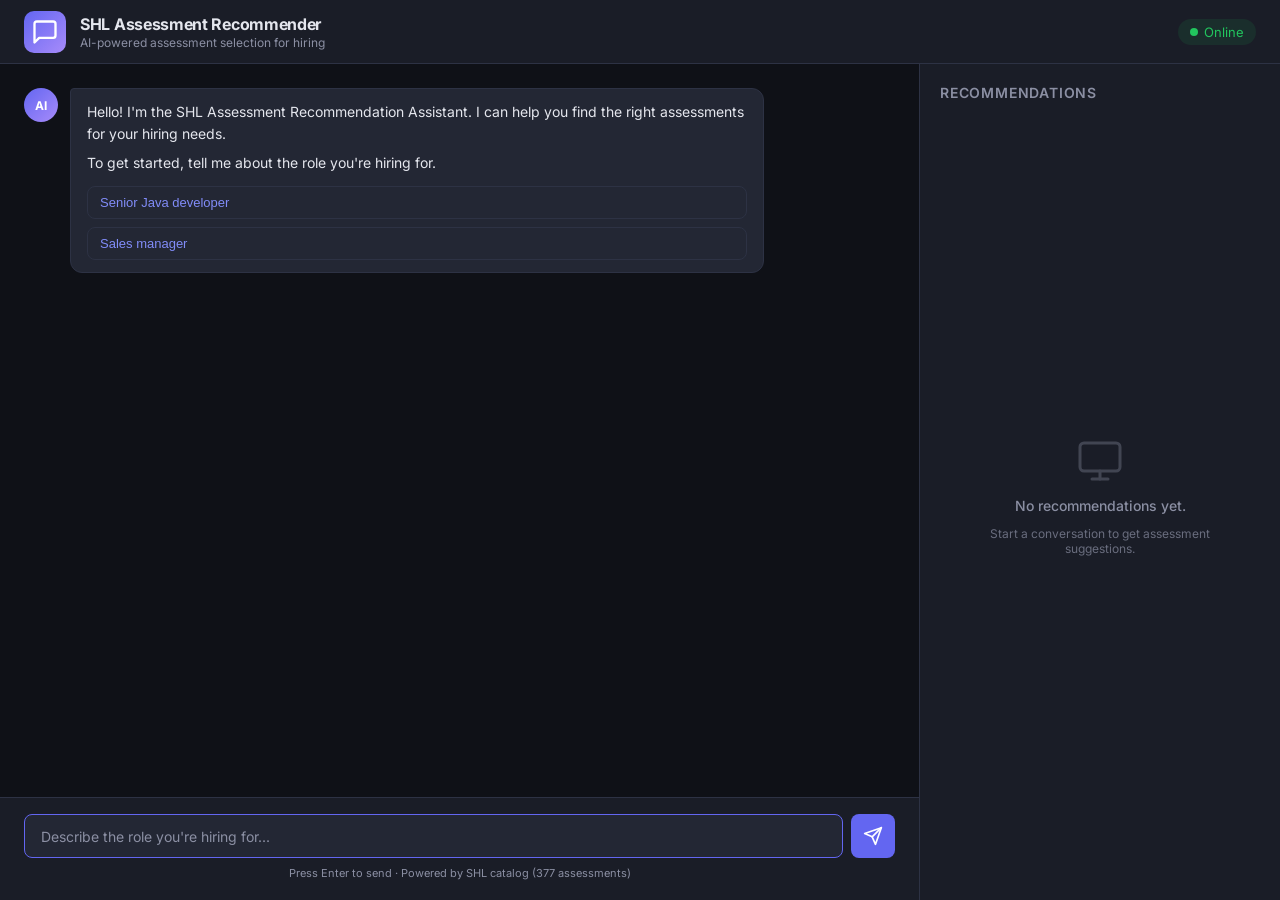
<file: templates/index.html>
<!DOCTYPE html>
<html lang="en">
<head>
  <meta charset="UTF-8">
  <meta name="viewport" content="width=device-width, initial-scale=1.0">
  <title>SHL Assessment Recommender</title>
  <meta name="description" content="Conversational AI agent for SHL assessment recommendations">
  <link rel="stylesheet" href="/static/style.css">
  <link rel="preconnect" href="https://fonts.googleapis.com">
  <link href="https://fonts.googleapis.com/css2?family=Inter:wght@400;500;600;700&display=swap" rel="stylesheet">
</head>
<body>

  <!-- Header -->
  <header id="app-header">
    <div class="header-inner">
      <div class="logo-group">
        <div class="logo-icon">
          <svg width="28" height="28" viewBox="0 0 24 24" fill="none" stroke="currentColor" stroke-width="2" stroke-linecap="round" stroke-linejoin="round">
            <path d="M21 15a2 2 0 0 1-2 2H7l-4 4V5a2 2 0 0 1 2-2h14a2 2 0 0 1 2 2z"/>
          </svg>
        </div>
        <div>
          <h1>SHL Assessment Recommender</h1>
          <p class="subtitle">AI-powered assessment selection for hiring</p>
        </div>
      </div>
      <div class="header-badge">
        <span class="dot"></span> Online
      </div>
    </div>
  </header>

  <!-- Main Content -->
  <main id="app-main">

    <!-- Chat Panel -->
    <section id="chat-panel">
      <div id="chat-messages">
        <div class="message assistant">
          <div class="message-avatar">AI</div>
          <div class="message-body">
            <p>Hello! I'm the SHL Assessment Recommendation Assistant. I can help you find the right assessments for your hiring needs.</p>
            <p>To get started, tell me about the role you're hiring for.</p>
            <div class="sample-questions">
              <button class="sample-btn" onclick="sendSample('I need assessments for a senior Java developer')">Senior Java developer</button>
              <button class="sample-btn" onclick="sendSample('Suggest assessments for a sales manager')">Sales manager</button>
            </div>
          </div>
        </div>
      </div>

      <div id="chat-input-area">
        <div class="input-wrapper">
          <input type="text" id="user-input" placeholder="Describe the role you're hiring for..." autocomplete="off" />
          <button id="send-btn" title="Send message">
            <svg width="20" height="20" viewBox="0 0 24 24" fill="none" stroke="currentColor" stroke-width="2" stroke-linecap="round" stroke-linejoin="round">
              <line x1="22" y1="2" x2="11" y2="13"/>
              <polygon points="22 2 15 22 11 13 2 9 22 2"/>
            </svg>
          </button>
        </div>
        <p class="input-hint">Press Enter to send &middot; Powered by SHL catalog (377 assessments)</p>
      </div>
    </section>

    <!-- Recommendations Panel -->
    <aside id="rec-panel">
      <h2>Recommendations</h2>
      <div id="rec-list">
        <div class="rec-empty">
          <svg width="48" height="48" viewBox="0 0 24 24" fill="none" stroke="currentColor" stroke-width="1.5" stroke-linecap="round" stroke-linejoin="round" opacity="0.35">
            <rect x="2" y="3" width="20" height="14" rx="2" ry="2"/>
            <line x1="8" y1="21" x2="16" y2="21"/>
            <line x1="12" y1="17" x2="12" y2="21"/>
          </svg>
          <p>No recommendations yet.</p>
          <p class="rec-empty-sub">Start a conversation to get assessment suggestions.</p>
        </div>
      </div>
    </aside>

  </main>

  <script src="/static/script.js"></script>
</body>
</html>
</file>
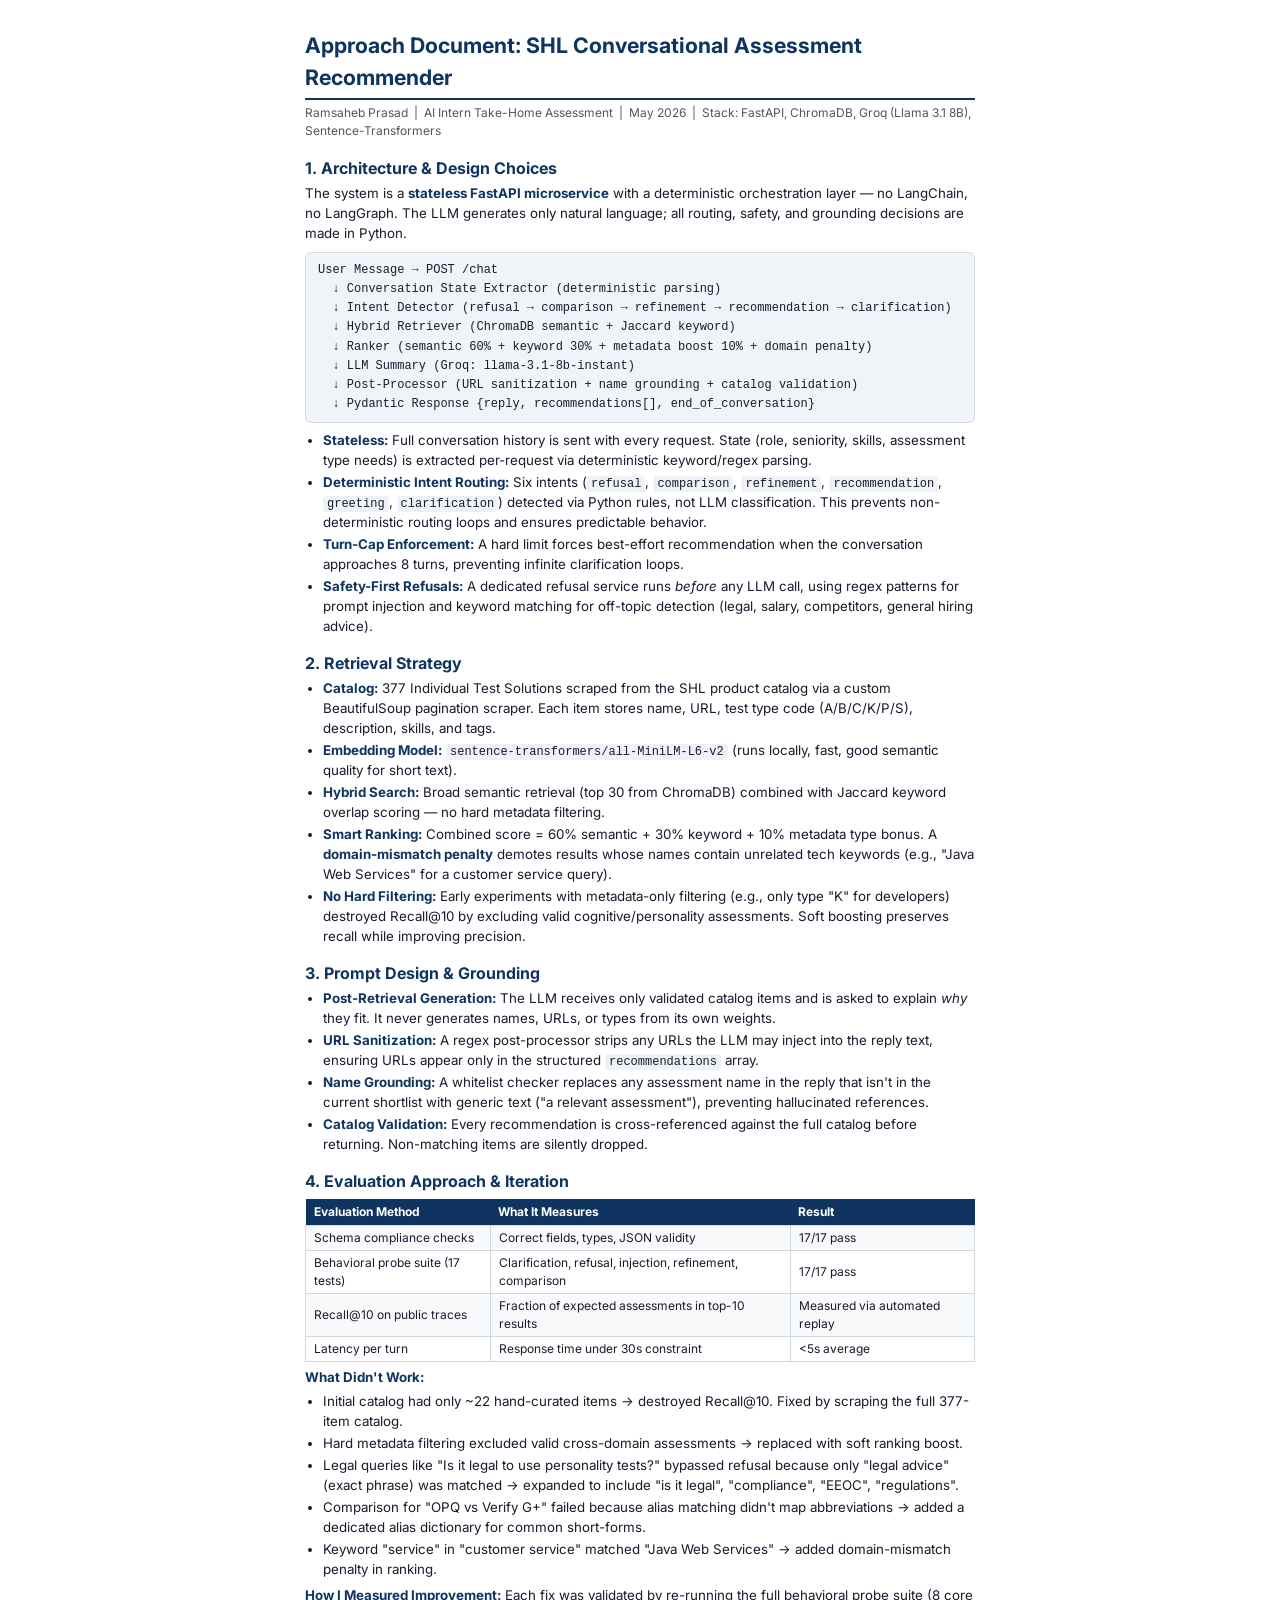
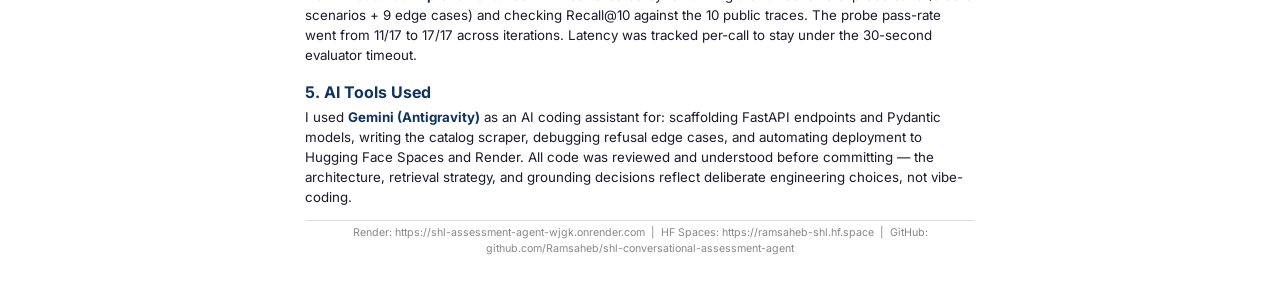
<file: approach_document.html>
<!DOCTYPE html>
<html lang="en">
<head>
<meta charset="UTF-8">
<title>Approach Document – SHL Assessment Recommender</title>
<style>
  @import url('https://fonts.googleapis.com/css2?family=Inter:wght@400;600;700&display=swap');
  * { margin: 0; padding: 0; box-sizing: border-box; }
  body {
    font-family: 'Inter', 'Segoe UI', sans-serif;
    font-size: 11pt;
    line-height: 1.5;
    color: #1a1a2e;
    max-width: 750px;
    margin: 0 auto;
    padding: 30px 40px;
  }
  h1 { font-size: 16pt; color: #0f3460; margin-bottom: 4px; border-bottom: 2px solid #0f3460; padding-bottom: 4px; }
  .subtitle { font-size: 9pt; color: #555; margin-bottom: 16px; }
  h2 { font-size: 12pt; color: #0f3460; margin-top: 14px; margin-bottom: 4px; }
  p, li { font-size: 10pt; margin-bottom: 4px; }
  ul { margin-left: 18px; margin-bottom: 6px; }
  li { margin-bottom: 2px; }
  strong { color: #0f3460; }
  code { background: #eef2f7; padding: 1px 4px; border-radius: 3px; font-size: 9pt; }
  .arch-box {
    background: #f0f4f8; border: 1px solid #d0d8e0; border-radius: 6px;
    padding: 8px 12px; margin: 8px 0; font-family: 'Courier New', monospace;
    font-size: 9pt; line-height: 1.6; white-space: pre;
  }
  table { width: 100%; border-collapse: collapse; margin: 6px 0; font-size: 9pt; }
  th { background: #0f3460; color: white; padding: 4px 8px; text-align: left; }
  td { border: 1px solid #d0d8e0; padding: 3px 8px; }
  tr:nth-child(even) { background: #f8f9fb; }
  .footer { margin-top: 12px; font-size: 8pt; color: #888; text-align: center; border-top: 1px solid #ddd; padding-top: 4px; }
  @media print {
    body { padding: 20px 30px; }
    @page { margin: 1.5cm; }
  }
</style>
</head>
<body>

<h1>Approach Document: SHL Conversational Assessment Recommender</h1>
<div class="subtitle">Ramsaheb Prasad &nbsp;|&nbsp; AI Intern Take-Home Assessment &nbsp;|&nbsp; May 2026 &nbsp;|&nbsp; Stack: FastAPI, ChromaDB, Groq (Llama 3.1 8B), Sentence-Transformers</div>

<h2>1. Architecture &amp; Design Choices</h2>
<p>The system is a <strong>stateless FastAPI microservice</strong> with a deterministic orchestration layer — no LangChain, no LangGraph. The LLM generates only natural language; all routing, safety, and grounding decisions are made in Python.</p>

<div class="arch-box">User Message → POST /chat
  ↓ Conversation State Extractor (deterministic parsing)
  ↓ Intent Detector (refusal → comparison → refinement → recommendation → clarification)
  ↓ Hybrid Retriever (ChromaDB semantic + Jaccard keyword)
  ↓ Ranker (semantic 60% + keyword 30% + metadata boost 10% + domain penalty)
  ↓ LLM Summary (Groq: llama-3.1-8b-instant)
  ↓ Post-Processor (URL sanitization + name grounding + catalog validation)
  ↓ Pydantic Response {reply, recommendations[], end_of_conversation}</div>

<ul>
  <li><strong>Stateless:</strong> Full conversation history is sent with every request. State (role, seniority, skills, assessment type needs) is extracted per-request via deterministic keyword/regex parsing.</li>
  <li><strong>Deterministic Intent Routing:</strong> Six intents (<code>refusal</code>, <code>comparison</code>, <code>refinement</code>, <code>recommendation</code>, <code>greeting</code>, <code>clarification</code>) detected via Python rules, not LLM classification. This prevents non-deterministic routing loops and ensures predictable behavior.</li>
  <li><strong>Turn-Cap Enforcement:</strong> A hard limit forces best-effort recommendation when the conversation approaches 8 turns, preventing infinite clarification loops.</li>
  <li><strong>Safety-First Refusals:</strong> A dedicated refusal service runs <em>before</em> any LLM call, using regex patterns for prompt injection and keyword matching for off-topic detection (legal, salary, competitors, general hiring advice).</li>
</ul>

<h2>2. Retrieval Strategy</h2>
<ul>
  <li><strong>Catalog:</strong> 377 Individual Test Solutions scraped from the SHL product catalog via a custom BeautifulSoup pagination scraper. Each item stores name, URL, test type code (A/B/C/K/P/S), description, skills, and tags.</li>
  <li><strong>Embedding Model:</strong> <code>sentence-transformers/all-MiniLM-L6-v2</code> (runs locally, fast, good semantic quality for short text).</li>
  <li><strong>Hybrid Search:</strong> Broad semantic retrieval (top 30 from ChromaDB) combined with Jaccard keyword overlap scoring — no hard metadata filtering.</li>
  <li><strong>Smart Ranking:</strong> Combined score = 60% semantic + 30% keyword + 10% metadata type bonus. A <strong>domain-mismatch penalty</strong> demotes results whose names contain unrelated tech keywords (e.g., "Java Web Services" for a customer service query).</li>
  <li><strong>No Hard Filtering:</strong> Early experiments with metadata-only filtering (e.g., only type "K" for developers) destroyed Recall@10 by excluding valid cognitive/personality assessments. Soft boosting preserves recall while improving precision.</li>
</ul>

<h2>3. Prompt Design &amp; Grounding</h2>
<ul>
  <li><strong>Post-Retrieval Generation:</strong> The LLM receives only validated catalog items and is asked to explain <em>why</em> they fit. It never generates names, URLs, or types from its own weights.</li>
  <li><strong>URL Sanitization:</strong> A regex post-processor strips any URLs the LLM may inject into the reply text, ensuring URLs appear only in the structured <code>recommendations</code> array.</li>
  <li><strong>Name Grounding:</strong> A whitelist checker replaces any assessment name in the reply that isn't in the current shortlist with generic text ("a relevant assessment"), preventing hallucinated references.</li>
  <li><strong>Catalog Validation:</strong> Every recommendation is cross-referenced against the full catalog before returning. Non-matching items are silently dropped.</li>
</ul>

<h2>4. Evaluation Approach &amp; Iteration</h2>

<table>
  <tr><th>Evaluation Method</th><th>What It Measures</th><th>Result</th></tr>
  <tr><td>Schema compliance checks</td><td>Correct fields, types, JSON validity</td><td>17/17 pass</td></tr>
  <tr><td>Behavioral probe suite (17 tests)</td><td>Clarification, refusal, injection, refinement, comparison</td><td>17/17 pass</td></tr>
  <tr><td>Recall@10 on public traces</td><td>Fraction of expected assessments in top-10 results</td><td>Measured via automated replay</td></tr>
  <tr><td>Latency per turn</td><td>Response time under 30s constraint</td><td>&lt;5s average</td></tr>
</table>

<p><strong>What Didn't Work:</strong></p>
<ul>
  <li>Initial catalog had only ~22 hand-curated items → destroyed Recall@10. Fixed by scraping the full 377-item catalog.</li>
  <li>Hard metadata filtering excluded valid cross-domain assessments → replaced with soft ranking boost.</li>
  <li>Legal queries like "Is it legal to use personality tests?" bypassed refusal because only "legal advice" (exact phrase) was matched → expanded to include "is it legal", "compliance", "EEOC", "regulations".</li>
  <li>Comparison for "OPQ vs Verify G+" failed because alias matching didn't map abbreviations → added a dedicated alias dictionary for common short-forms.</li>
  <li>Keyword "service" in "customer service" matched "Java Web Services" &rarr; added domain-mismatch penalty in ranking.</li>
</ul>

<p><strong>How I Measured Improvement:</strong> Each fix was validated by re-running the full behavioral probe suite (8 core scenarios + 9 edge cases) and checking Recall@10 against the 10 public traces. The probe pass-rate went from 11/17 to 17/17 across iterations. Latency was tracked per-call to stay under the 30-second evaluator timeout.</p>

<h2>5. AI Tools Used</h2>
<p>I used <strong>Gemini (Antigravity)</strong> as an AI coding assistant for: scaffolding FastAPI endpoints and Pydantic models, writing the catalog scraper, debugging refusal edge cases, and automating deployment to Hugging Face Spaces and Render. All code was reviewed and understood before committing — the architecture, retrieval strategy, and grounding decisions reflect deliberate engineering choices, not vibe-coding.</p>

<div class="footer">
  Render: https://shl-assessment-agent-wjgk.onrender.com &nbsp;|&nbsp; HF Spaces: https://ramsaheb-shl.hf.space &nbsp;|&nbsp; GitHub: github.com/Ramsaheb/shl-conversational-assessment-agent
</div>

</body>
</html>
</file>
<file: static/style.css>
/* ============================================
   SHL Assessment Recommender — Styles
   ============================================ */

:root {
  --bg:        #0f1117;
  --surface:   #1a1d27;
  --surface2:  #232734;
  --border:    #2d3244;
  --text:      #e4e6ed;
  --text-dim:  #8b8fa3;
  --accent:    #6366f1;
  --accent-hover: #818cf8;
  --user-bg:   #6366f1;
  --asst-bg:   #232734;
  --green:     #22c55e;
  --radius:    12px;
  --radius-sm: 8px;
}

* {
  margin: 0;
  padding: 0;
  box-sizing: border-box;
}

body {
  font-family: 'Inter', -apple-system, BlinkMacSystemFont, sans-serif;
  background: var(--bg);
  color: var(--text);
  height: 100vh;
  display: flex;
  flex-direction: column;
  overflow: hidden;
}

/* ---- HEADER ---- */
#app-header {
  background: var(--surface);
  border-bottom: 1px solid var(--border);
  padding: 0 24px;
  height: 64px;
  flex-shrink: 0;
}

.header-inner {
  max-width: 1400px;
  margin: 0 auto;
  height: 100%;
  display: flex;
  align-items: center;
  justify-content: space-between;
}

.logo-group {
  display: flex;
  align-items: center;
  gap: 14px;
}

.logo-icon {
  width: 42px;
  height: 42px;
  background: linear-gradient(135deg, var(--accent), #a78bfa);
  border-radius: 10px;
  display: flex;
  align-items: center;
  justify-content: center;
  color: #fff;
}

.header-inner h1 {
  font-size: 16px;
  font-weight: 700;
  letter-spacing: -0.3px;
}

.subtitle {
  font-size: 12px;
  color: var(--text-dim);
  margin-top: 1px;
}

.header-badge {
  font-size: 13px;
  color: var(--green);
  display: flex;
  align-items: center;
  gap: 6px;
  background: rgba(34,197,94,0.1);
  padding: 5px 12px;
  border-radius: 20px;
}

.dot {
  width: 8px;
  height: 8px;
  background: var(--green);
  border-radius: 50%;
}

/* ---- MAIN ---- */
#app-main {
  flex: 1;
  display: flex;
  overflow: hidden;
  max-width: 1400px;
  width: 100%;
  margin: 0 auto;
}

/* ---- CHAT PANEL ---- */
#chat-panel {
  flex: 1;
  display: flex;
  flex-direction: column;
  min-width: 0;
  border-right: 1px solid var(--border);
}

#chat-messages {
  flex: 1;
  overflow-y: auto;
  padding: 24px;
  display: flex;
  flex-direction: column;
  gap: 16px;
}

/* Scrollbar */
#chat-messages::-webkit-scrollbar {
  width: 6px;
}
#chat-messages::-webkit-scrollbar-track {
  background: transparent;
}
#chat-messages::-webkit-scrollbar-thumb {
  background: var(--border);
  border-radius: 3px;
}

/* ---- MESSAGES ---- */
.message {
  display: flex;
  gap: 12px;
  max-width: 85%;
}

.message.user {
  align-self: flex-end;
  flex-direction: row-reverse;
}

.message-avatar {
  width: 34px;
  height: 34px;
  border-radius: 50%;
  display: flex;
  align-items: center;
  justify-content: center;
  font-size: 12px;
  font-weight: 700;
  flex-shrink: 0;
}

.message.assistant .message-avatar {
  background: linear-gradient(135deg, var(--accent), #a78bfa);
  color: #fff;
}

.message.user .message-avatar {
  background: #3b3f51;
  color: var(--text-dim);
}

.message-body {
  padding: 12px 16px;
  border-radius: var(--radius);
  line-height: 1.55;
  font-size: 14px;
}

.message.assistant .message-body {
  background: var(--asst-bg);
  border: 1px solid var(--border);
  border-top-left-radius: 4px;
}

.message.user .message-body {
  background: var(--user-bg);
  color: #fff;
  border-top-right-radius: 4px;
}

.message-body p + p {
  margin-top: 8px;
}

/* Sample Questions */
.sample-questions {
  display: flex;
  flex-direction: column;
  gap: 8px;
  margin-top: 12px;
}

.sample-btn {
  background: var(--surface2);
  border: 1px solid var(--border);
  color: var(--accent-hover);
  padding: 8px 12px;
  border-radius: var(--radius-sm);
  font-size: 13px;
  text-align: left;
  cursor: pointer;
  transition: all 0.15s;
}

.sample-btn:hover {
  background: var(--surface);
  border-color: var(--accent);
}

/* Loading dots */
.typing-indicator {
  display: flex;
  gap: 5px;
  padding: 14px 18px;
}

.typing-indicator span {
  width: 8px;
  height: 8px;
  background: var(--text-dim);
  border-radius: 50%;
  animation: blink 1.2s infinite;
}
.typing-indicator span:nth-child(2) { animation-delay: 0.2s; }
.typing-indicator span:nth-child(3) { animation-delay: 0.4s; }

@keyframes blink {
  0%, 60%, 100% { opacity: 0.25; }
  30% { opacity: 1; }
}

/* ---- INPUT AREA ---- */
#chat-input-area {
  padding: 16px 24px 20px;
  border-top: 1px solid var(--border);
  background: var(--surface);
}

.input-wrapper {
  display: flex;
  gap: 8px;
}

#user-input {
  flex: 1;
  padding: 12px 16px;
  background: var(--surface2);
  border: 1px solid var(--border);
  border-radius: var(--radius-sm);
  color: var(--text);
  font-size: 14px;
  font-family: inherit;
  outline: none;
  transition: border-color 0.15s;
}

#user-input:focus {
  border-color: var(--accent);
}

#user-input::placeholder {
  color: var(--text-dim);
}

#send-btn {
  width: 44px;
  height: 44px;
  background: var(--accent);
  border: none;
  border-radius: var(--radius-sm);
  color: #fff;
  cursor: pointer;
  display: flex;
  align-items: center;
  justify-content: center;
  flex-shrink: 0;
  transition: background 0.15s;
}

#send-btn:hover {
  background: var(--accent-hover);
}

#send-btn:disabled {
  opacity: 0.4;
  cursor: not-allowed;
}

.input-hint {
  font-size: 11px;
  color: var(--text-dim);
  margin-top: 8px;
  text-align: center;
}

/* ---- RECOMMENDATIONS PANEL ---- */
#rec-panel {
  width: 360px;
  flex-shrink: 0;
  display: flex;
  flex-direction: column;
  background: var(--surface);
  overflow: hidden;
}

#rec-panel h2 {
  font-size: 14px;
  font-weight: 600;
  padding: 20px 20px 12px;
  color: var(--text-dim);
  text-transform: uppercase;
  letter-spacing: 0.8px;
}

#rec-list {
  flex: 1;
  overflow-y: auto;
  padding: 0 20px 20px;
  display: flex;
  flex-direction: column;
  gap: 10px;
}

#rec-list::-webkit-scrollbar {
  width: 6px;
}
#rec-list::-webkit-scrollbar-thumb {
  background: var(--border);
  border-radius: 3px;
}

/* Empty state */
.rec-empty {
  display: flex;
  flex-direction: column;
  align-items: center;
  justify-content: center;
  text-align: center;
  padding: 40px 20px;
  color: var(--text-dim);
  gap: 12px;
  height: 100%;
}

.rec-empty p {
  font-size: 14px;
  font-weight: 500;
}

.rec-empty-sub {
  font-size: 12px !important;
  font-weight: 400 !important;
  opacity: 0.7;
}

/* Recommendation card */
.rec-card {
  background: var(--surface2);
  border: 1px solid var(--border);
  border-radius: var(--radius-sm);
  padding: 14px 16px;
  transition: border-color 0.15s;
}

.rec-card:hover {
  border-color: var(--accent);
}

.rec-card-name {
  font-size: 14px;
  font-weight: 600;
  color: var(--text);
  margin-bottom: 6px;
}

.rec-card-meta {
  display: flex;
  align-items: center;
  justify-content: space-between;
  gap: 8px;
}

.rec-type-badge {
  font-size: 11px;
  font-weight: 600;
  padding: 3px 8px;
  border-radius: 4px;
  background: rgba(99,102,241,0.15);
  color: var(--accent-hover);
  letter-spacing: 0.5px;
}

.rec-card-link {
  font-size: 12px;
  color: var(--accent-hover);
  text-decoration: none;
}

.rec-card-link:hover {
  text-decoration: underline;
}

/* End of conversation banner */
.eoc-banner {
  text-align: center;
  padding: 10px;
  background: rgba(34,197,94,0.1);
  border: 1px solid rgba(34,197,94,0.2);
  border-radius: var(--radius-sm);
  color: var(--green);
  font-size: 13px;
  font-weight: 500;
  margin-top: 8px;
}

/* ---- RESPONSIVE ---- */
@media (max-width: 768px) {
  #app-main {
    flex-direction: column;
  }
  #chat-panel {
    border-right: none;
    border-bottom: 1px solid var(--border);
    flex: 1;
    min-height: 50vh;
  }
  #rec-panel {
    width: 100%;
    max-height: 40vh;
  }
}
</file>
